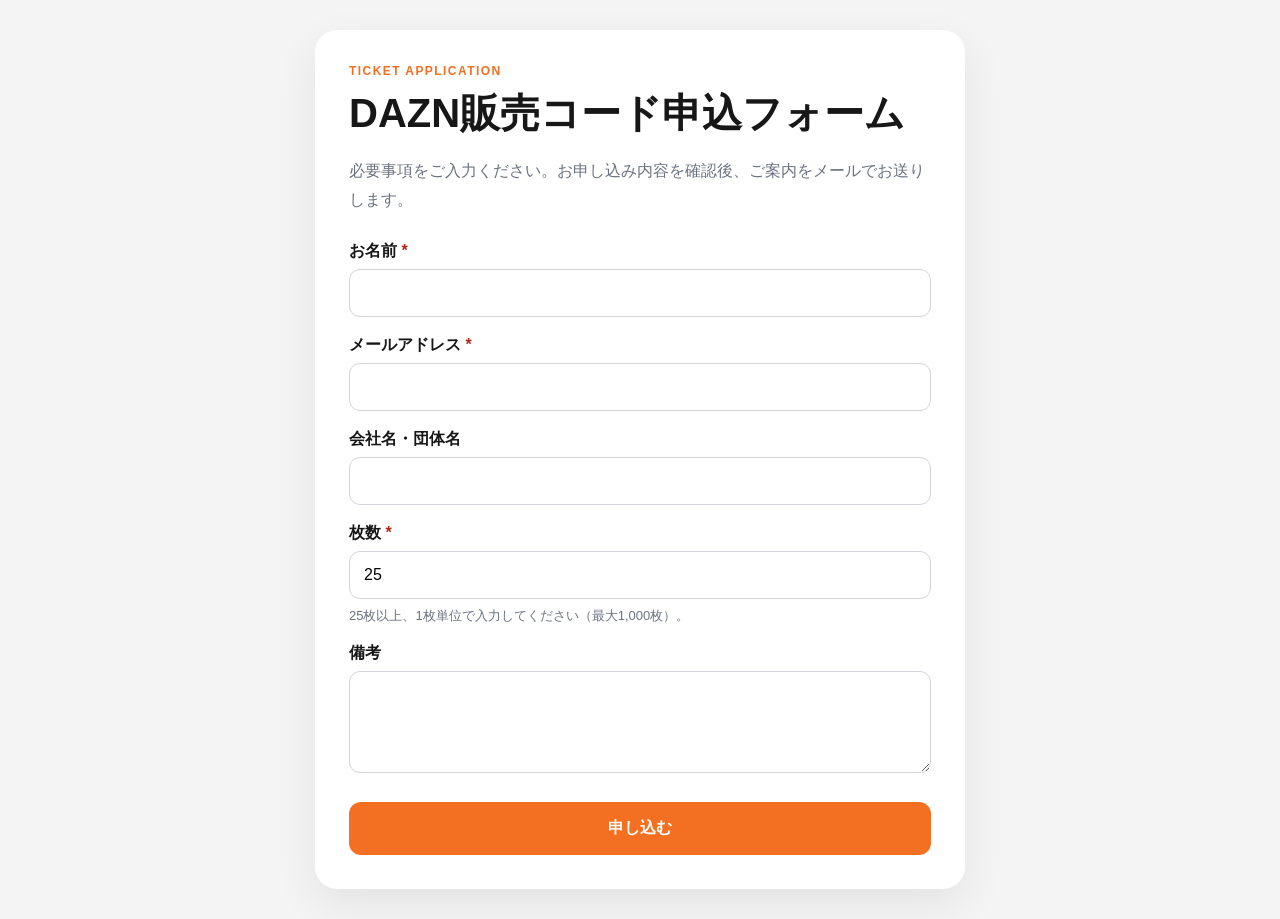
<file: index.html>
<!doctype html><html lang="ja"><head><meta charset="utf-8"><meta name="viewport" content="width=device-width,initial-scale=1"><title>DAZN販売コード申込フォーム</title><link rel="stylesheet" href="./style.css"></head><body><main class="page"><section class="card"><div class="eyebrow">TICKET APPLICATION</div><h1>DAZN販売コード申込フォーム</h1><p class="lead">必要事項をご入力ください。お申し込み内容を確認後、ご案内をメールでお送りします。</p><form id="f"><div class="field"><label>お名前 <span>*</span></label><input name="name" required></div><div class="field"><label>メールアドレス <span>*</span></label><input name="email" type="email" required></div><div class="field"><label>会社名・団体名</label><input name="company"></div><div class="field"><label>枚数 <span>*</span></label><input type="number" id="quantity" name="quantity" min="25" max="1000" step="1" value="25" required><p class="qty-help">25枚以上、1枚単位で入力してください（最大1,000枚）。</p></div><div class="field"><label>備考</label><textarea name="memo" rows="4"></textarea></div><button id="btn" class="primary">申し込む</button></form><div id="msg" hidden></div></section></main><script src="./config.js"></script><script src="./app.js"></script></body></html>
</file>
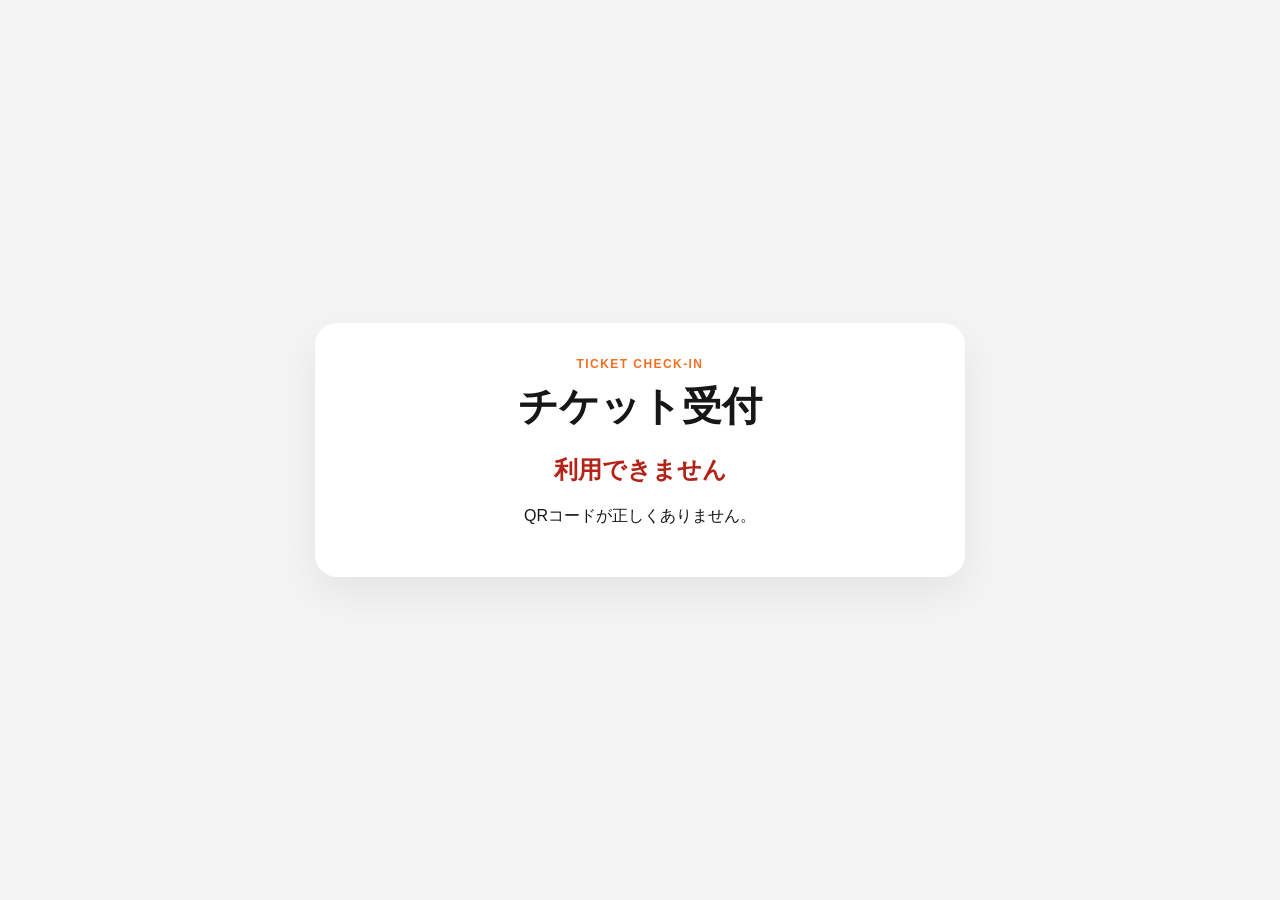
<file: checkin.html>
<!doctype html><html lang="ja"><head><meta charset="utf-8"><meta name="viewport" content="width=device-width,initial-scale=1"><title>チケット受付</title><link rel="stylesheet" href="./style.css"></head><body><main class="page"><section class="card checkCard"><div class="eyebrow">TICKET CHECK-IN</div><h1>チケット受付</h1><div id="result"><p>チケットを確認しています…</p></div></section></main><script src="./config.js"></script><script src="./checkin.js"></script></body></html>
</file>
<file: style.css>
*{box-sizing:border-box}:root{--bg:#f4f4f4;--card:#fff;--text:#171717;--muted:#6b7280;--orange:#f36f21;--green:#177245;--red:#b42318}body{margin:0;background:var(--bg);color:var(--text);font-family:-apple-system,BlinkMacSystemFont,"Segoe UI","Yu Gothic",sans-serif}.page{min-height:100vh;display:grid;place-items:center;padding:30px 15px}.card{width:min(100%,650px);background:var(--card);padding:34px;border-radius:22px;box-shadow:0 16px 45px #00000012}.eyebrow{color:var(--orange);font-size:12px;font-weight:800;letter-spacing:.12em}h1{font-size:clamp(28px,5vw,40px);margin:8px 0}.lead{color:var(--muted);line-height:1.8;margin-bottom:26px}.field{margin-top:18px}label{display:block;font-weight:700;margin-bottom:7px}label span{color:var(--red)}input,select,textarea{width:100%;padding:14px;border:1px solid #d1d5db;border-radius:11px;font:inherit}button{font:inherit}.primary,.checkin{width:100%;padding:16px;border:0;border-radius:12px;background:var(--orange);color:#fff;font-weight:800;cursor:pointer;margin-top:25px}.primary:disabled,.checkin:disabled{opacity:.55}.message{margin-top:22px;padding:18px;border-radius:12px;line-height:1.7}.success{background:#ecfdf3;color:#116b3b}.error{background:#fff1f0;color:var(--red)}.ticket{text-align:center;padding:20px;margin:20px 0;background:#fafafa;border:1px solid #e5e7eb;border-radius:14px}.ticketNo{font-size:36px;font-weight:900}.valid{color:var(--green)}.used,.invalid{color:var(--red)}.checkCard{text-align:center}

.qty-help{font-size:13px;color:#6b7280;margin:8px 0 0;}
</file>
